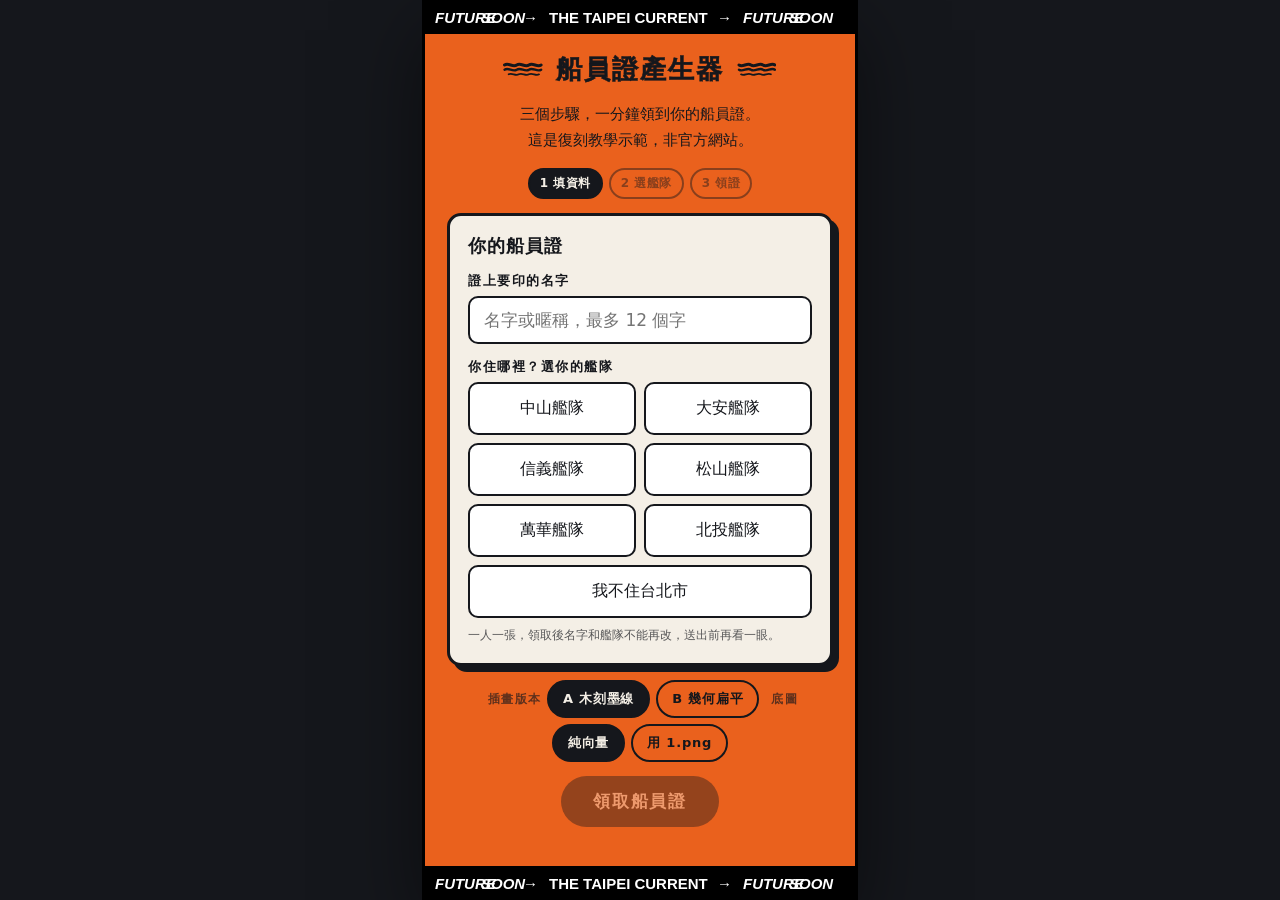
<file: index.html>
<!DOCTYPE html>
<html lang="zh-Hant">
<head>
<meta charset="utf-8">
<meta name="viewport" content="width=device-width, initial-scale=1, viewport-fit=cover">
<meta name="theme-color" content="#ea611d">
<title>復刻示範｜船員證產生器</title>
<link rel="stylesheet" href="./style.css">
</head>
<body>

<!-- 1. 旗幟感流動背景：兩層不同速度的 SVG 波浪 -->
<div class="flag-bg" aria-hidden="true"><i></i><i></i></div>

<!-- 2. 上下跑馬燈 -->
<div class="bar top"></div>

<main class="page">
  <h1 class="page-title">船員證產生器</h1>
  <p class="lead">三個步驟，一分鐘領到你的船員證。<br>這是復刻教學示範，非官方網站。</p>

  <ol class="steps">
    <li aria-current="step">1 填資料</li>
    <li>2 選艦隊</li>
    <li>3 領證</li>
  </ol>

  <section class="card">
    <h2>你的船員證</h2>
    <label class="lbl" for="name">證上要印的名字</label>
    <input class="field" id="name" maxlength="12" placeholder="名字或暱稱，最多 12 個字" autocomplete="nickname">

    <label class="lbl">你住哪裡？選你的艦隊</label>
    <div class="chips" id="fleets"></div>
    <p class="note">一人一張，領取後名字和艦隊不能再改，送出前再看一眼。</p>
  </section>

  <div class="toggles">
    <span class="tg-label">插畫版本</span>
    <button class="tg" data-group="art" id="artA" aria-pressed="true">A 木刻墨線</button>
    <button class="tg" data-group="art" id="artB" aria-pressed="false">B 幾何扁平</button>
    <span class="tg-label">底圖</span>
    <button class="tg" data-group="base" id="baseOff" aria-pressed="true">純向量</button>
    <button class="tg" data-group="base" id="baseOn" aria-pressed="false">用 1.png</button>
  </div>

  <button class="btn" id="gen" disabled>領取船員證</button>

  <section id="result" hidden>
    <div class="cardFrame" id="frame" data-state="loading">
      <img id="cardImg" alt="我的船員證">
      <span class="ph">船員證繪製中…</span>
    </div>
    <p class="lead" style="margin-top:4px">分享給朋友，邀請他們一起加入</p>
    <div class="row" style="display:flex;gap:10px;margin-top:6px">
      <button class="btn light" id="dl">下載 JPG</button>
      <button class="btn" id="share">分享</button>
    </div>
  </section>
</main>

<div class="bar bottom"></div>
<div class="toast" id="toast"></div>

<script type="module">
import { installAssets } from './assets.js';
import { renderCard, loadBase } from './card.js';

installAssets();
const baseImg = await loadBase();

const $ = id => document.getElementById(id);
let OPT = { art: 'a', base: false };   // A/B 插畫 + 是否用底圖
const FLEETS = ['中山艦隊','大安艦隊','信義艦隊','松山艦隊','萬華艦隊','北投艦隊'];
const OTHER = '我不住台北市';

let fleet = '';
const canvas = document.createElement('canvas');
let lastBlob = null, lastUrl = '';

function toast(t) {
  const el = $('toast');
  el.textContent = t; el.classList.add('show');
  setTimeout(() => el.classList.remove('show'), 1800);
}

for (const f of FLEETS) {
  const b = document.createElement('button');
  b.type = 'button'; b.className = 'chip'; b.setAttribute('aria-pressed', 'false');
  b.textContent = f;
  b.onclick = () => {
    fleet = f;
    for (const o of $('fleets').querySelectorAll('.chip')) o.setAttribute('aria-pressed', String(o === b));
    check();
  };
  $('fleets').append(b);
}
const wide = document.createElement('button');
wide.type = 'button'; wide.className = 'chip wide'; wide.textContent = OTHER;
wide.onclick = () => {
  fleet = OTHER;
  for (const o of $('fleets').querySelectorAll('.chip')) o.setAttribute('aria-pressed', String(o === wide));
  check();
};
$('fleets').append(wide);

function check() {
  $('gen').disabled = !$('name').value.trim() || !fleet;
}
$('name').oninput = check;

// ---- A/B 切換：改了要重畫預覽 ----
// 教訓：分組要顯式用 data-group，不要用 id 字串比對，
//       否則 baseOn / baseOff 會互相把對方也留成未選中。
function bindToggle(id, group, apply) {
  $(id).onclick = () => {
    apply();
    for (const b of document.querySelectorAll(`.tg[data-group="${group}"]`)) {
      b.setAttribute('aria-pressed', String(b.id === id));
    }
    // 只有已經產生過才重繪（第一次是空的，先讓使用者填表）
    if (!$('result').hidden) generate();
  };
}
bindToggle('artA', 'art', () => OPT.art = 'a');
bindToggle('artB', 'art', () => OPT.art = 'b');
bindToggle('baseOff', 'base', () => OPT.base = false);
bindToggle('baseOn', 'base', () => OPT.base = !!baseImg);

// 防重入：切換與按鈕點擊可能同時觸發。
// 沒有這面旗標會出現「兩次 render 交錯，狀態被舊的那次覆蓋」。
let busy = false;
async function generate() {
  if (busy) return;
  const name = $('name').value.trim().slice(0, 12);
  if (!name || !fleet) return;

  busy = true;
  $('gen').disabled = true;
  $('gen').textContent = '領取中…';
  $('result').hidden = false;
  $('frame').dataset.state = 'loading';
  try {
    const serial = String(Math.floor(Math.random() * 900000) + 100000);
    await renderCard(canvas, { name, fleet, serial }, OPT);

    lastBlob = await new Promise(r => canvas.toBlob(r, 'image/jpeg', 0.92));
    lastUrl = URL.createObjectURL(lastBlob);
    // 陷阱：img.decode() 在「圖片已完成載入」時可能永不 resolve，
    // 會讓整條 await 鏈卡死。先用 complete 判斷，未完成才等 load 事件。
    const img = $('cardImg');
    img.src = lastUrl;
    if (!img.complete) await new Promise(res => { img.onload = img.onerror = res; });
    $('frame').dataset.state = 'ready';
    toast('船員證領取完成');
  } catch (err) {
    $('frame').dataset.state = 'error';
    toast('產生失敗：' + (err && err.message || err));
    console.error(err);
  } finally {
    busy = false;
    $('gen').disabled = false;
    $('gen').textContent = '領取船員證';
  }
}
$('gen').onclick = generate;

$('dl').onclick = () => {
  if (!lastUrl) return;
  const a = document.createElement('a');
  a.href = lastUrl; a.download = '船員證.jpg';
  document.body.append(a); a.click(); a.remove();
};

$('share').onclick = async () => {
  const text = `我是${$('name').value.trim()}，已經加入${fleet}！`;
  if (lastBlob && navigator.canShare?.({ files: [new File([lastBlob], '船員證.jpg', { type: 'image/jpeg' })] })) {
    try {
      await navigator.share({
        files: [new File([lastBlob], '船員證.jpg', { type: 'image/jpeg' })],
        title: '船員證', text,
      });
      return;
    } catch {}
  }
  // 退化路徑：沒有 Web Share Level 2 就純文字分享
  try { await navigator.share({ title: '船員證', text }); }
  catch { toast('已複製：' + text); }
};
</script>
</body>
</html>
</file>
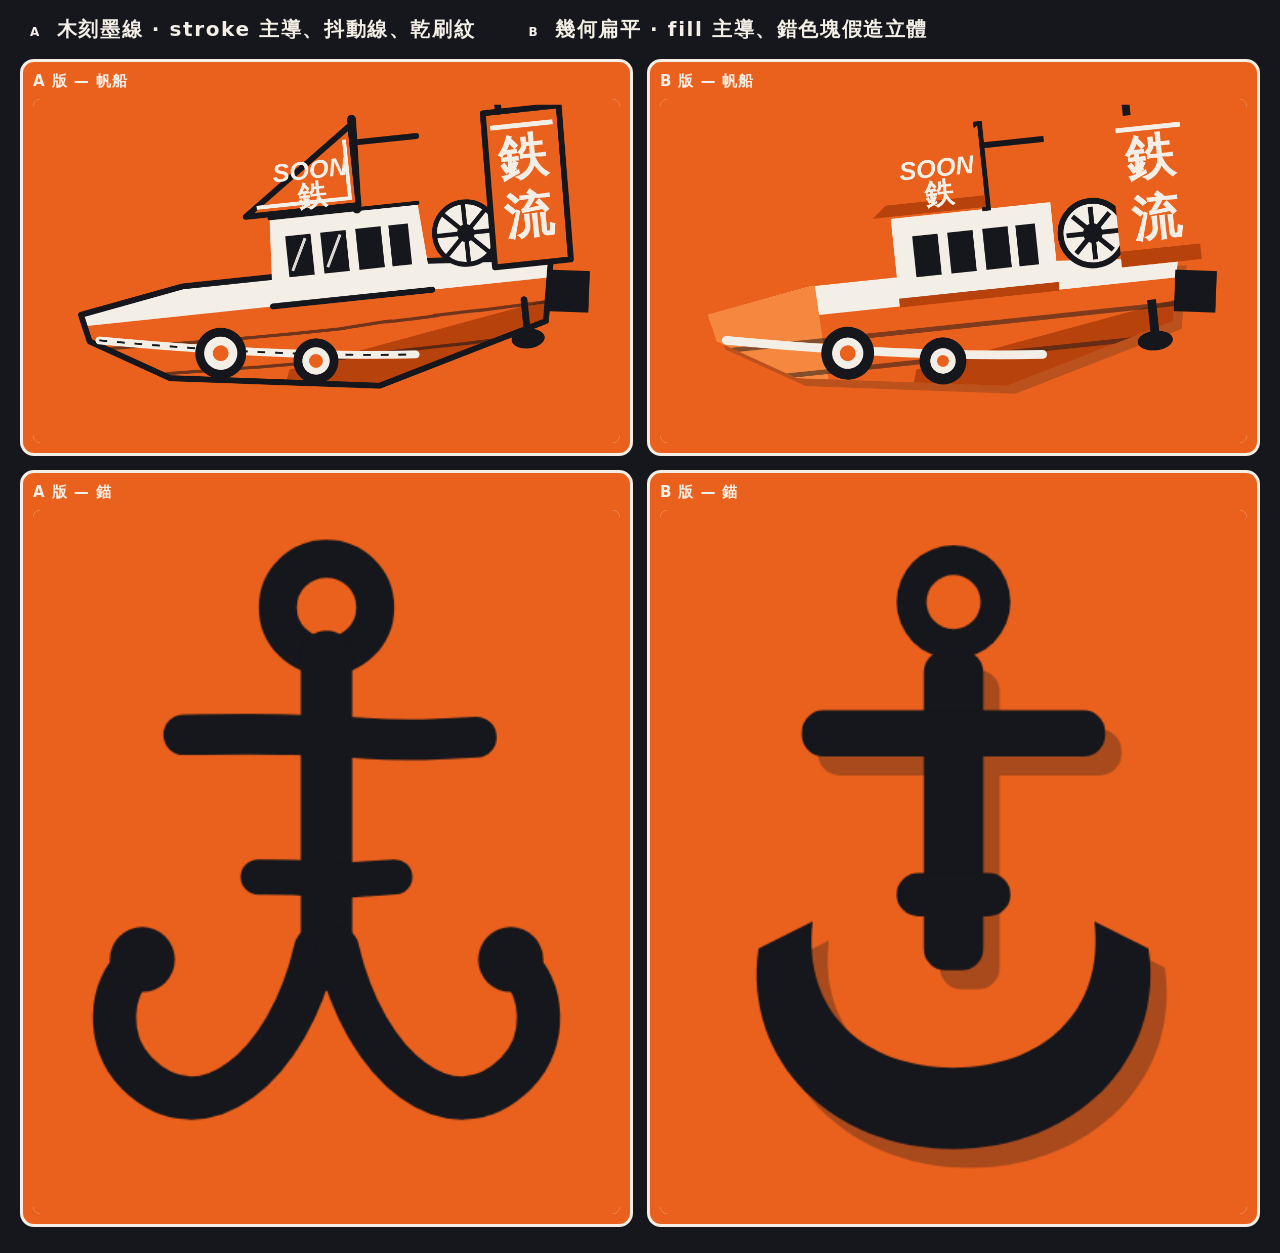
<file: compare.html>
<!DOCTYPE html>
<html lang="zh-Hant">
<head>
<meta charset="utf-8">
<title>A/B 比較｜帆船 & 錨</title>
<style>
  body{margin:0;background:#15171c;color:#f4efe6;font-family:"PingFang TC","Noto Sans TC",system-ui,sans-serif}
  h1{font-size:20px;padding:16px 20px;margin:0;letter-spacing:.08em}
  .row{display:grid;grid-template-columns:1fr 1fr;gap:14px;padding:0 20px 26px}
  .cell{background:#ea611d;border:3px solid #f4efe6;border-radius:14px;padding:10px}
  .cell h2{margin:0 0 8px;font-size:15px;letter-spacing:.06em}
  canvas{display:block;width:100%;height:auto;background:#f4efe6;border-radius:8px}
  .tag{display:inline-block;background:#15171c;color:#f4efe6;border-radius:99px;
        padding:3px 10px;font-size:12px;font-weight:800;margin-right:6px}
</style>
</head>
<body>
<h1><span class="tag">A</span>木刻墨線 · stroke 主導、抖動線、乾刷紋　　<span class="tag">B</span>幾何扁平 · fill 主導、錯色塊假造立體</h1>
<div class="row">
  <div class="cell"><h2>A 版 — 帆船</h2><canvas id="boatA" width="1160" height="680"></canvas></div>
  <div class="cell"><h2>B 版 — 帆船</h2><canvas id="boatB" width="1160" height="680"></canvas></div>
  <div class="cell"><h2>A 版 — 錨</h2><canvas id="ancA" width="400" height="480"></canvas></div>
  <div class="cell"><h2>B 版 — 錨</h2><canvas id="ancB" width="400" height="480"></canvas></div>
</div>

<script type="module">
import { ART, svgToURL, drawSVGImage } from './art.js';

async function mount(canvasId, svg, bg) {
  const c = document.getElementById(canvasId);
  const ctx = c.getContext('2d');
  ctx.fillStyle = bg; ctx.fillRect(0, 0, c.width, c.height);
  const img = await new Promise(r => { const i = new Image(); i.onload = () => r(i); i.src = svgToURL(svg); });
  drawSVGImage(ctx, img, 0, 0, c.width, c.height);
  return c;
}
await mount('boatA', ART.boat.a(), '#ea611d');
await mount('boatB', ART.boat.b(), '#ea611d');
await mount('ancA',  ART.anchor.a(), '#ea611d');
await mount('ancB',  ART.anchor.b(), '#ea611d');
window.__ready = true;
</script>
</body>
</html>
</file>
<file: style.css>
/* ============================================================
   台北大洋流 復刻 — Design Tokens + Shell
   設計系統拆解復刻示範（非官方）
   ============================================================ */

:root {
  /* ---- 1. 色彩系統：只取 5 色，全部語意化命名 ---- */
  --orange: #ea611d;   /* 主色 / 品牌底 */
  --cream:  #f4efe6;   /* 卡片紙感底 */
  --ink:    #15171c;   /* 文字 + 粗框線 */
  --sea:    #03615a;
  --sand:   #ffe08a;
  --line:   #06c755;   /* LINE 綠（僅登入按鈕） */

  /* ---- 2. 間距 / 圓角 / 邊框：整站只有 3 種粗細 ---- */
  --bw: 3px;           /* 卡片粗框 */
  --bw-thin: 2px;
  --r-sm: 10px;
  --r-md: 14px;
  --r-pill: 999px;

  /* ---- 3. 招牌陰影：這站的靈魂 ---- */
  /*     不是模糊陰影，是「實心硬陰影」，按壓時位移 = 物理下沉 */
  --shadow-hard: 6px 6px 0 var(--ink);
  --shadow-press: 1px 1px 0 var(--ink);
  --shadow-float: 0 6px 18px rgba(0,0,0,.25);

  /* ---- 4. 字體：思源黑體族，重到 900 ---- */
  --font: "PingFang TC", "Noto Sans TC", "Source Han Sans TW",
          system-ui, -apple-system, sans-serif;
}

* { box-sizing: border-box; }
[hidden] { display: none !important; }

html { height: 100%; background: var(--ink); }

body {
  margin: 0;
  min-height: 100dvh;
  display: flex;
  flex-direction: column;
  background: var(--orange);
  color: var(--ink);
  font-family: var(--font);
  -webkit-text-size-adjust: 100%;
  overflow-x: hidden;
}

/* ============================================================
   5. 跑馬燈條（上下）
   技巧：用 background-position 動畫，而不是改 transform。
   必須讓「動畫位移 == 貼圖寬度」，才會無縫循環。
   ============================================================ */
.bar {
  flex: none;
  height: 34px;
  background: #000 var(--strip) repeat-x left center / auto 100%;
  animation: marquee 17s linear infinite;
}
@keyframes marquee {
  from { background-position-x: 0; }
  to   { background-position-x: var(--strip-w); }
}

/* ============================================================
   6. 旗幟感流動背景
   技巧：兩層不同「tile 尺寸 + 速度 + 模糊」的 SVG 波浪，
   做 2.5D 視差。原站：520x1400 / 16s，780x2000 / 27s。
   ============================================================ */
.flag-bg {
  position: fixed;
  inset: 0;
  z-index: -1;
  overflow: hidden;
  pointer-events: none;
  animation: breathe 6s ease-in-out infinite alternate;
}
@keyframes breathe { from { opacity:.82 } to { opacity:1 } }

.flag-bg i {
  position: absolute;
  top: 0; left: 0;
  background-repeat: repeat;
  will-change: transform;
}
.flag-bg i:nth-child(1) {
  width: calc(100% + 520px);
  height: calc(100% + 1400px);
  background-image: var(--wave-a);
  background-size: 520px 1400px;
  animation: flow-a 16s linear infinite;
}
.flag-bg i:nth-child(2) {
  width: calc(100% + 780px);
  height: calc(100% + 2000px);
  background-image: var(--wave-b);
  background-size: 780px 2000px;
  animation: flow-b 27s linear infinite;
}
@keyframes flow-a { from { transform: translate(0,0) }        to { transform: translate(-520px,-1400px) } }
@keyframes flow-b { from { transform: translate(-780px,0) }  to { transform: translate(0,-2000px) } }

/* ============================================================
   7. 桌機：把手機版面「框起來」
   技巧：body 變成固定 430px 手機殼，背景轉黑 + 三重邊框，
   營造裝置感而不是把版面拉寬。
   ============================================================ */
@media (min-width: 600px) {
  body {
    width: 430px;
    max-width: 430px;
    margin: 0 auto;
    box-shadow: 0 0 0 3px #000, 0 30px 80px rgba(0,0,0,.5);
  }
  .flag-bg { width: 430px; left: 50%; transform: translateX(-50%); }
}

/* ============================================================
   8. 版面骨架
   ============================================================ */
.page {
  flex: 1;
  width: 100%;
  max-width: 520px;
  margin: 0 auto;
  padding: 18px clamp(16px, 5.9vw, 22px) 28px;
  display: flex;
  flex-direction: column;
  align-items: center;
  gap: 14px;
}

/* 標題：兩側用 mask 貼「浪」符號，右側水平鏡射 */
.page-title {
  margin: 0;
  display: flex;
  align-items: center;
  justify-content: center;
  gap: 12px;
  font-size: clamp(21px, 7vw, 26px);
  font-weight: 900;
  letter-spacing: .08em;
  -webkit-text-stroke: .5px currentColor;
  paint-order: stroke fill;
}
.page-title::before, .page-title::after {
  content: "";
  flex: none;
  width: 1.55em; height: .62em;
  background: currentColor;
  mask: var(--wave-mark) no-repeat center / contain;
}
.page-title::after { transform: scaleX(-1); }

.lead { margin: 0; font-size: 15px; line-height: 1.75; font-weight: 500; text-align: center; }

/* ============================================================
   9. 卡片 & 按鈕
   ============================================================ */
.card {
  width: 100%;
  padding: 18px;
  background: var(--cream);
  border: var(--bw) solid var(--ink);
  border-radius: var(--r-md);
  box-shadow: var(--shadow-hard);
}
.card h2 { margin: 0 0 4px; font-size: 18px; font-weight: 900; letter-spacing: .06em; }

.btn {
  display: inline-flex; align-items: center; justify-content: center; gap: 8px;
  padding: 14px 32px;
  border: 0; border-radius: var(--r-pill);
  background: var(--ink); color: var(--cream);
  font: inherit; font-size: 17px; font-weight: 800; letter-spacing: .1em;
  cursor: pointer; text-decoration: none;
  box-shadow: var(--shadow-float);
  transition: transform .08s, box-shadow .08s;
}
.btn:disabled { opacity: .4; box-shadow: none; cursor: default; }
.btn.line { background: var(--line); }
.btn.light { background: var(--cream); color: var(--ink); }
.btn.ghost { background: transparent; color: var(--ink); border: var(--bw-thin) solid var(--ink); box-shadow: none; }
.btn:active:not(:disabled) { transform: translate(2px,2px); }

/* 艦隊選擇：grid chip，選中反白 */
.chips { display: grid; grid-template-columns: repeat(2, 1fr); gap: 8px; }
.chip {
  padding: 14px 6px;
  border: var(--bw-thin) solid var(--ink);
  border-radius: var(--r-sm);
  background: #fff; color: var(--ink);
  font: inherit; cursor: pointer;
  text-align: center;
}
.chip[aria-pressed="true"] { background: var(--ink); color: var(--cream); }
.chip.wide { grid-column: 1 / -1; }

.lbl { display: block; margin: 14px 0 6px; font-size: 13px; font-weight: 700; letter-spacing: .12em; }
.field {
  width: 100%; padding: 12px 14px;
  border: var(--bw-thin) solid var(--ink); border-radius: var(--r-sm);
  background: #fff; font: inherit; font-size: 17px; color: var(--ink); outline: none;
}
.field:focus { box-shadow: 0 0 0 3px rgba(234,97,29,.4); }
.note { margin: 8px 0 0; font-size: 12px; line-height: 1.65; opacity: .7; }

/* 步驟指示 */
.steps { display: flex; gap: 6px; margin: 0; padding: 0; list-style: none;
  font-size: 12px; font-weight: 700; letter-spacing: .04em; }
.steps li { padding: 5px 10px; border: var(--bw-thin) solid var(--ink);
  border-radius: var(--r-pill); opacity: .45; white-space: nowrap; }
.steps li[aria-current] { background: var(--ink); color: var(--cream); opacity: 1; }

/* 9:16 預覽框 */
.cardFrame {
  position: relative;
  width: min(100%, calc(72vh * 9 / 16));
  aspect-ratio: 9 / 16;
  border: var(--bw) solid var(--ink);
  border-radius: 12px; overflow: hidden; background: var(--cream);
}
.cardFrame img { display: block; width: 100%; height: 100%; opacity: 0; transition: opacity .3s; }
.cardFrame[data-state="ready"] img { opacity: 1; }
.cardFrame .ph { position: absolute; inset: 0; display: grid; place-items: center;
  font-size: 14px; font-weight: 700; opacity: .55; }
.cardFrame[data-state="ready"] .ph { display: none; }

/* A/B 切換列 */
.toggles {
  display: flex; align-items: center; flex-wrap: wrap; gap: 6px;
  justify-content: center;
}
.tg-label {
  font-size: 12px; font-weight: 800; letter-spacing: .1em;
  opacity: .65; margin-left: 6px;
}
.tg {
  padding: 8px 14px;
  border: var(--bw-thin) solid var(--ink);
  border-radius: var(--r-pill);
  background: transparent; color: var(--ink);
  font: inherit; font-size: 13px; font-weight: 800; letter-spacing: .06em;
  cursor: pointer;
}
.tg[aria-pressed="true"] { background: var(--ink); color: var(--cream); }

/* Toast */
.toast {
  position: fixed; left: 50%; bottom: 60px; z-index: 30;
  transform: translateX(-50%);
  padding: 10px 16px; border-radius: var(--r-pill);
  background: rgba(21,23,28,.92); color: var(--cream);
  font-size: 14px; white-space: nowrap; opacity: 0;
  transition: opacity .3s; pointer-events: none;
}
.toast.show { opacity: 1; }

@media (prefers-reduced-motion: reduce) {
  .bar, .flag-bg, .flag-bg i { animation: none !important; }
}
</file>
